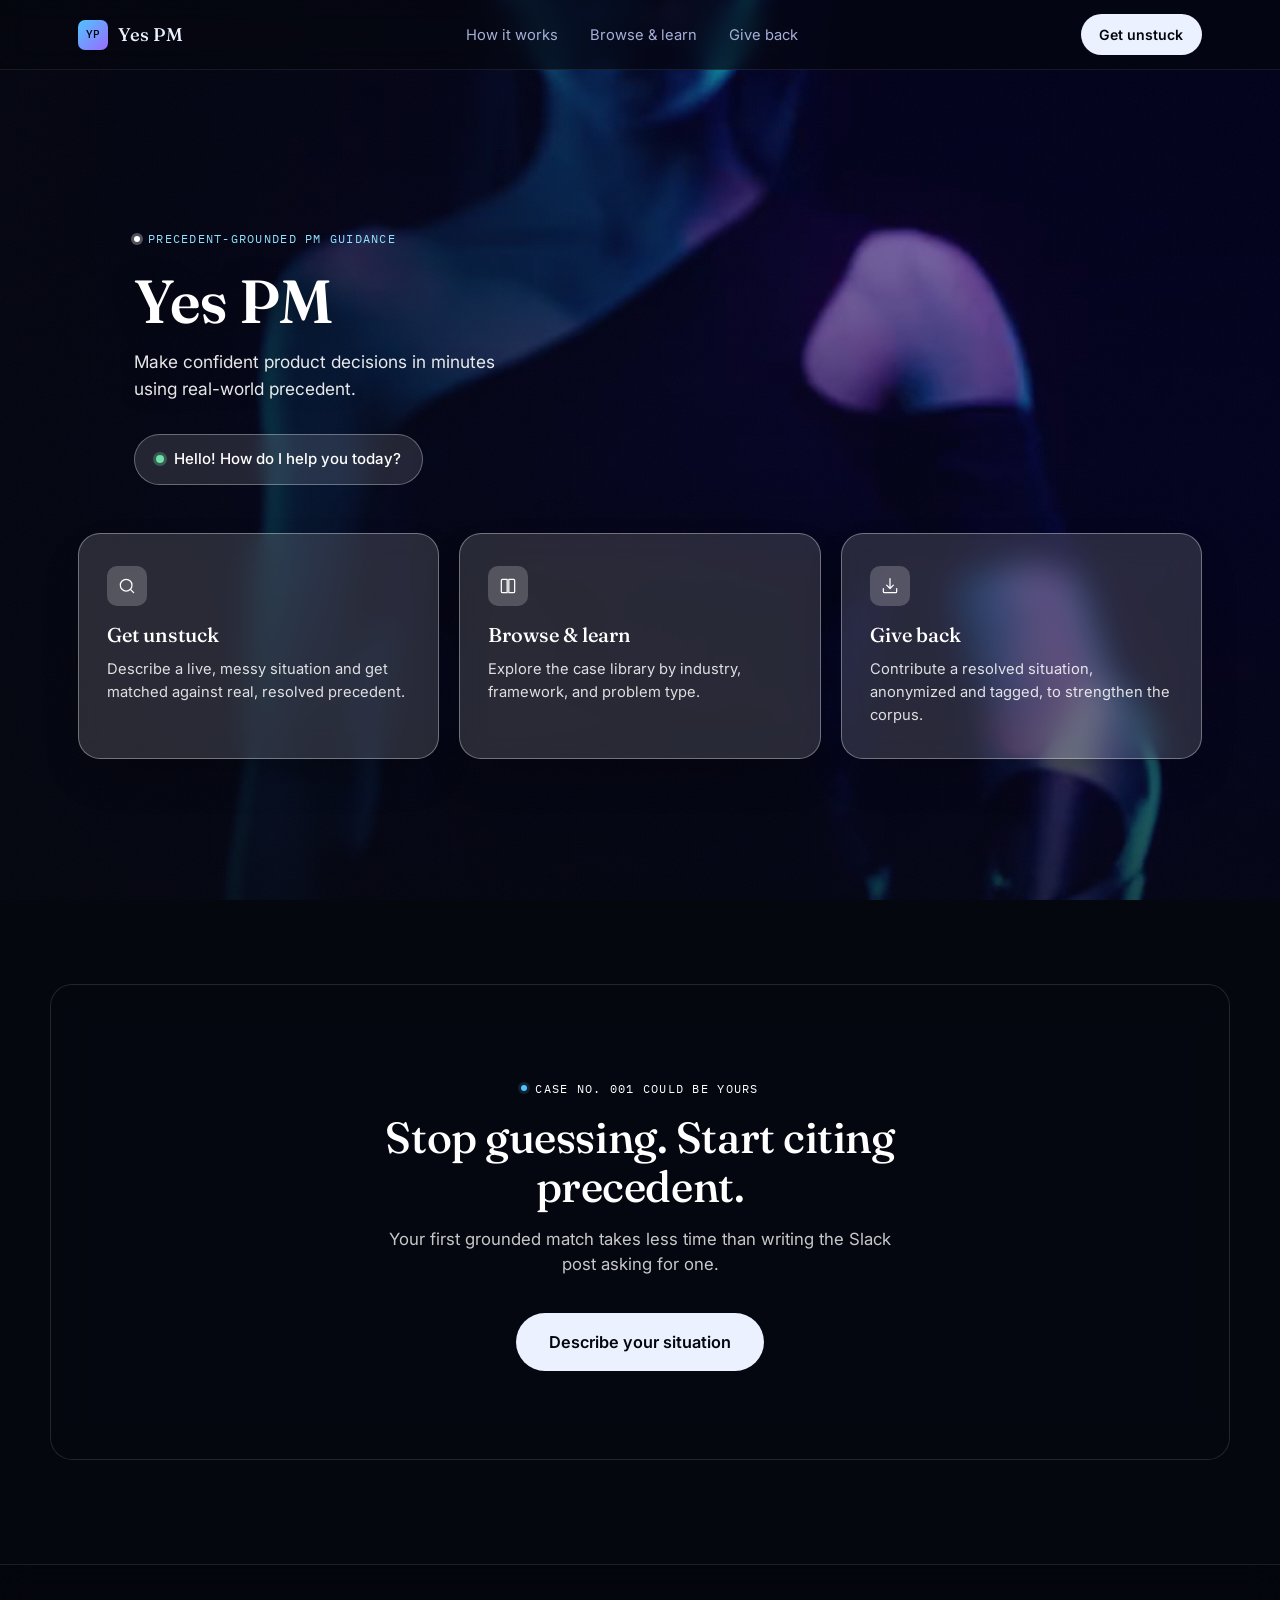
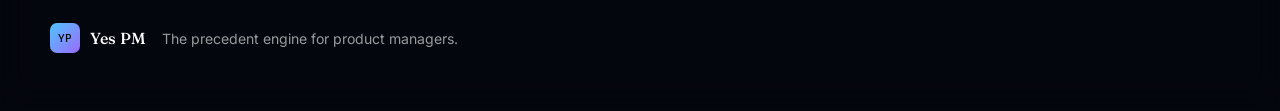
<file: index.html>
<!DOCTYPE html>
<html lang="en">
<head>
<meta charset="UTF-8">
<meta name="viewport" content="width=device-width, initial-scale=1.0">
<title>Yes PM - Precedent for your next product decision</title>
<meta name="description" content="Yes PM matches your live product decision against real, resolved PM case studies - grounded precedent, not generic advice.">
<link rel="preconnect" href="https://fonts.googleapis.com">
<link rel="preconnect" href="https://fonts.gstatic.com" crossorigin>
<link href="https://fonts.googleapis.com/css2?family=Fraunces:ital,opsz,wght@0,9..144,400;0,9..144,500;0,9..144,600;0,9..144,700;1,9..144,500&family=Inter:wght@400;500;600;700;800&family=IBM+Plex+Mono:wght@400;500&display=swap" rel="stylesheet">
<link rel="stylesheet" href="style.css">
</head>
<body>

<!-- ============ PERMANENT VIDEO BACKDROP ============
     Fixed to the viewport - stays put while the page scrolls over it.
     Only leaves when one of the 3 options below is chosen, each of
     which opens its own page. -->
<div class="video-backdrop" aria-hidden="true">
  <video class="hero-bg-video" autoplay muted loop playsinline poster="poster.jpg">
    <source src="hero.mp4" type="video/mp4">
  </video>
  <div class="hero-video-overlay"></div>
</div>

<div class="grain" aria-hidden="true"></div>

<!-- ============ NAV ============ -->
<header class="site-nav">
  <div class="nav-inner">
    <a class="brand" href="index.html">
      <span class="brand-mark">YP</span>
      <span class="brand-word">Yes&nbsp;PM</span>
    </a>
    <nav class="nav-links">
      <a href="how-it-works.html">How it works</a>
      <a href="browse.html">Browse &amp; learn</a>
      <a href="give-back.html">Give back</a>
    </nav>
    <a class="btn btn-small btn-primary" href="unstuck.html">Get unstuck</a>
  </div>
</header>

<main id="top">

  <!-- ============ HERO - copy over the permanent video ============ -->
  <section class="hero hero--video">

    <div class="hero-video-copy">
      <p class="eyebrow eyebrow-onblue"><span class="eyebrow-dot"></span>Precedent-grounded PM guidance</p>
      <h1 class="hero-wordmark hero-wordmark--video">Yes PM</h1>
      <p class="hero-video-tagline">Make confident product decisions in minutes using real-world precedent.</p>
      <a class="hero-chat-prompt" href="unstuck.html">
        <span class="chat-dot" aria-hidden="true"></span>
        Hello! How do I help you today?
      </a>
    </div>

    <div class="solutions-row solutions-row--floating">
      <a class="solution-box solution-box--glass" href="unstuck.html">
        <span class="solution-icon" aria-hidden="true">
          <svg viewBox="0 0 24 24" fill="none"><circle cx="11" cy="11" r="7" stroke="currentColor" stroke-width="1.5"/><path d="m20 20-3.5-3.5" stroke="currentColor" stroke-width="1.5" stroke-linecap="round"/></svg>
        </span>
        <h3>Get unstuck</h3>
        <p>Describe a live, messy situation and get matched against real, resolved precedent.</p>
      </a>

      <a class="solution-box solution-box--glass" href="browse.html">
        <span class="solution-icon" aria-hidden="true">
          <svg viewBox="0 0 24 24" fill="none"><path d="M4 5.5C4 4.67 4.67 4 5.5 4H11v16H5.5A1.5 1.5 0 0 1 4 18.5v-13Z" stroke="currentColor" stroke-width="1.5" stroke-linejoin="round"/><path d="M20 5.5c0-.83-.67-1.5-1.5-1.5H13v16h5.5a1.5 1.5 0 0 0 1.5-1.5v-13Z" stroke="currentColor" stroke-width="1.5" stroke-linejoin="round"/></svg>
        </span>
        <h3>Browse &amp; learn</h3>
        <p>Explore the case library by industry, framework, and problem type.</p>
      </a>

      <a class="solution-box solution-box--glass" href="give-back.html">
        <span class="solution-icon" aria-hidden="true">
          <svg viewBox="0 0 24 24" fill="none"><path d="M12 3v12m0 0-4-4m4 4 4-4" stroke="currentColor" stroke-width="1.5" stroke-linecap="round" stroke-linejoin="round"/><path d="M4 15v3.5A1.5 1.5 0 0 0 5.5 20h13a1.5 1.5 0 0 0 1.5-1.5V15" stroke="currentColor" stroke-width="1.5" stroke-linecap="round"/></svg>
        </span>
        <h3>Give back</h3>
        <p>Contribute a resolved situation, anonymized and tagged, to strengthen the corpus.</p>
      </a>
    </div>
  </section>

  <!-- ============ FINAL CTA - glass panel floating on the still-visible video ============ -->
  <section class="final-cta final-cta--onvideo">
    <div class="final-cta-inner">
      <p class="eyebrow eyebrow-onlight"><span class="eyebrow-dot"></span>Case No. 001 could be yours</p>
      <h2 class="display-lg">Stop guessing. Start citing precedent.</h2>
      <p class="section-sub section-sub--onlight">Your first grounded match takes less time than writing the Slack post asking for one.</p>
      <a href="unstuck.html" class="btn btn-primary btn-large">Describe your situation</a>
    </div>
  </section>

</main>

<footer class="site-footer site-footer--onvideo">
  <div class="footer-inner">
    <div class="brand">
      <span class="brand-mark">YP</span>
      <span class="brand-word">Yes&nbsp;PM</span>
    </div>
    <p>The precedent engine for product managers.</p>
  </div>
</footer>

</body>
</html>
</file>
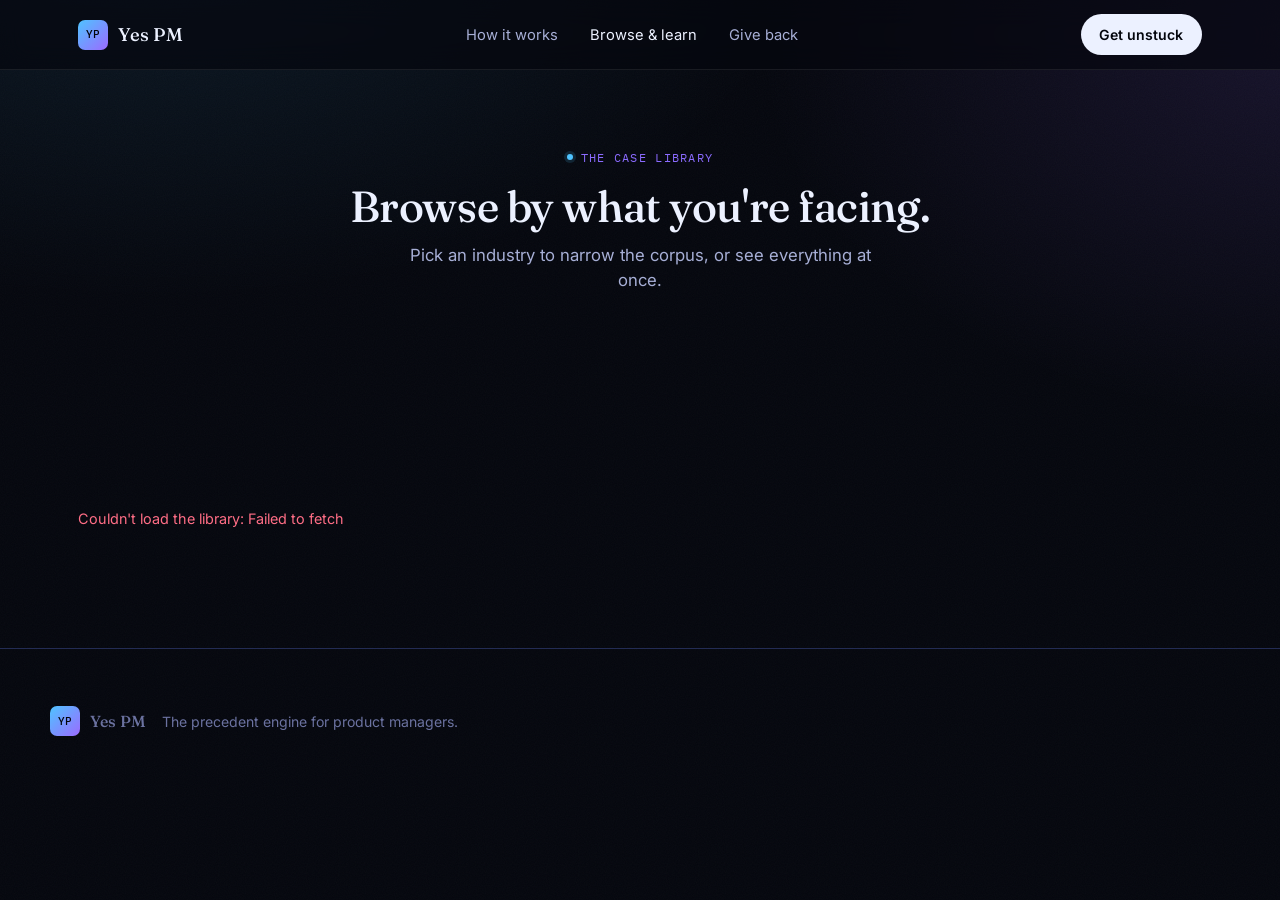
<file: browse.html>
<!DOCTYPE html>
<html lang="en">
<head>
<meta charset="UTF-8">
<meta name="viewport" content="width=device-width, initial-scale=1.0">
<title>Browse &amp; learn -Yes PM</title>
<meta name="description" content="Browse Yes PM's case library by industry, framework, and problem type.">
<link rel="preconnect" href="https://fonts.googleapis.com">
<link rel="preconnect" href="https://fonts.gstatic.com" crossorigin>
<link href="https://fonts.googleapis.com/css2?family=Fraunces:ital,opsz,wght@0,9..144,400;0,9..144,500;0,9..144,600;0,9..144,700;1,9..144,500&family=Inter:wght@400;500;600;700;800&family=IBM+Plex+Mono:wght@400;500&display=swap" rel="stylesheet">
<link rel="stylesheet" href="style.css">
</head>
<body class="tech-bg">

<div class="grain" aria-hidden="true"></div>

<header class="site-nav">
  <div class="nav-inner">
    <a class="brand" href="index.html">
      <span class="brand-mark">YP</span>
      <span class="brand-word">Yes&nbsp;PM</span>
    </a>
    <nav class="nav-links">
      <a href="how-it-works.html">How it works</a>
      <a href="browse.html" class="nav-active">Browse &amp; learn</a>
      <a href="give-back.html">Give back</a>
    </nav>
    <a class="btn btn-small btn-primary" href="unstuck.html">Get unstuck</a>
  </div>
</header>

<main>
  <section class="browse-hero">
    <p class="eyebrow"><span class="eyebrow-dot"></span>The case library</p>
    <h1 class="display-lg">Browse by what you're facing.</h1>
    <p class="section-sub">Pick an industry to narrow the corpus, or see everything at once.</p>
  </section>

  <section class="browse-body">
    <div id="categoryRow" class="category-row">
      <p class="loading-line">Loading categories…</p>
    </div>

    <div id="browseResults" class="browse-results">
      <p class="loading-line">Loading cases…</p>
    </div>
  </section>
</main>

<footer class="site-footer">
  <div class="footer-inner">
    <div class="brand">
      <span class="brand-mark">YP</span>
      <span class="brand-word">Yes&nbsp;PM</span>
    </div>
    <p>The precedent engine for product managers.</p>
  </div>
</footer>

<script src="browse.js"></script>
</body>
</html>
</file>
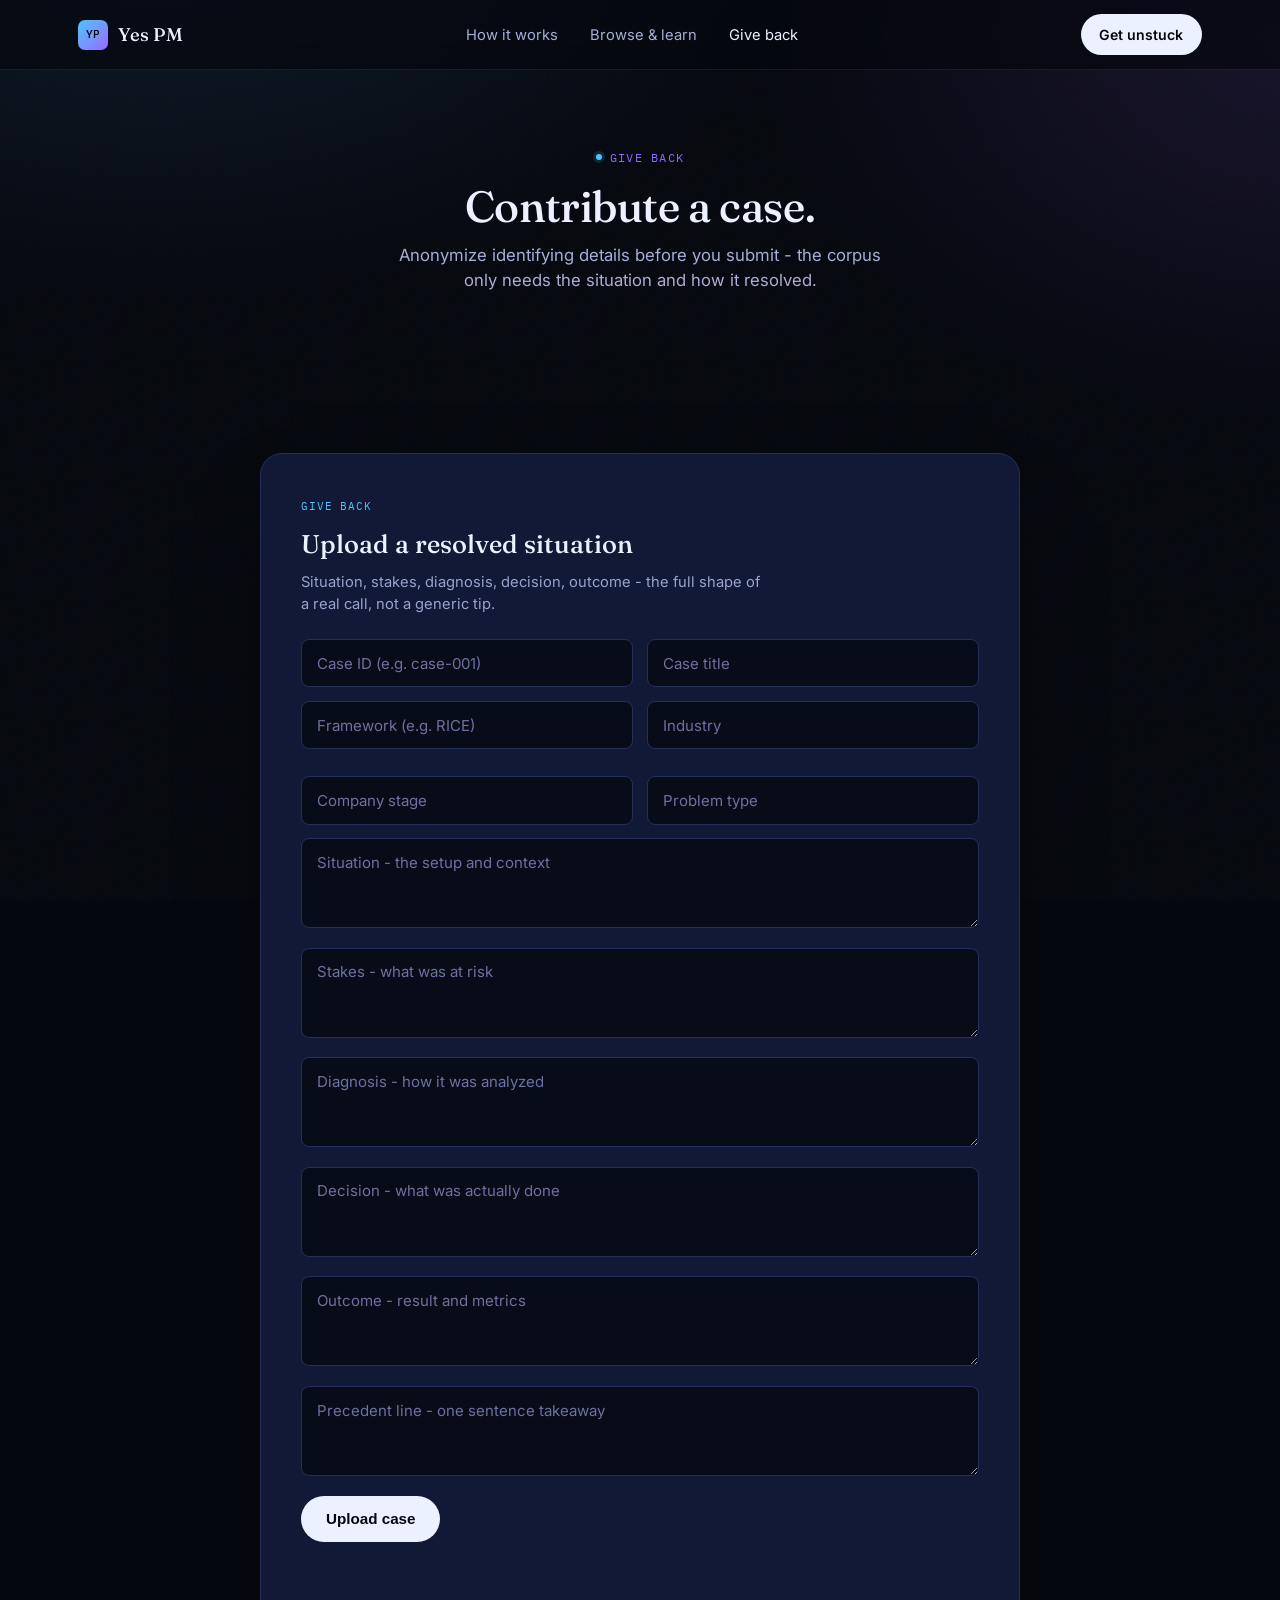
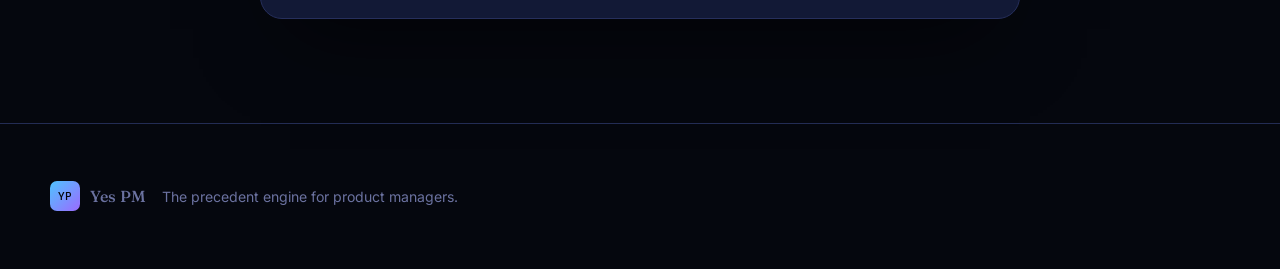
<file: give-back.html>
<!DOCTYPE html>
<html lang="en">
<head>
<meta charset="UTF-8">
<meta name="viewport" content="width=device-width, initial-scale=1.0">
<title>Give back - Yes PM</title>
<meta name="description" content="Contribute a resolved product situation, anonymized and tagged, to strengthen the Yes PM case corpus.">
<link rel="preconnect" href="https://fonts.googleapis.com">
<link rel="preconnect" href="https://fonts.gstatic.com" crossorigin>
<link href="https://fonts.googleapis.com/css2?family=Fraunces:ital,opsz,wght@0,9..144,400;0,9..144,500;0,9..144,600;0,9..144,700;1,9..144,500&family=Inter:wght@400;500;600;700;800&family=IBM+Plex+Mono:wght@400;500&display=swap" rel="stylesheet">
<link rel="stylesheet" href="style.css">
</head>
<body class="tech-bg">

<div class="grain" aria-hidden="true"></div>

<header class="site-nav">
  <div class="nav-inner">
    <a class="brand" href="index.html">
      <span class="brand-mark">YP</span>
      <span class="brand-word">Yes&nbsp;PM</span>
    </a>
    <nav class="nav-links">
      <a href="how-it-works.html">How it works</a>
      <a href="browse.html">Browse &amp; learn</a>
      <a href="give-back.html" class="nav-active">Give back</a>
    </nav>
    <a class="btn btn-small btn-primary" href="unstuck.html">Get unstuck</a>
  </div>
</header>

<main>

  <section class="page-hero">
    <p class="eyebrow"><span class="eyebrow-dot"></span>Give back</p>
    <h1 class="display-lg">Contribute a case.</h1>
    <p class="section-sub">Anonymize identifying details before you submit - the corpus only needs the situation and how it resolved.</p>
  </section>

  <section class="single-app-section">
    <div class="single-app-shell">
      <div class="single-app-body">
        <p class="app-panel-label">Give back</p>
        <h2 class="app-panel-title">Upload a resolved situation</h2>
        <p class="app-panel-hint">Situation, stakes, diagnosis, decision, outcome - the full shape of a real call, not a generic tip.</p>
        <form id="caseForm">
          <div class="field-row">
            <input type="text" id="caseId" placeholder="Case ID (e.g. case-001)" required>
            <input type="text" id="title" placeholder="Case title" required>
          </div>

          <div class="metadata-row">
            <input type="text" id="framework" placeholder="Framework (e.g. RICE)">
            <input type="text" id="industry" placeholder="Industry">
            <input type="text" id="companyStage" placeholder="Company stage">
            <input type="text" id="problemType" placeholder="Problem type">
          </div>

          <textarea id="situation" placeholder="Situation - the setup and context"></textarea>
          <textarea id="stakes" placeholder="Stakes - what was at risk"></textarea>
          <textarea id="diagnosis" placeholder="Diagnosis - how it was analyzed"></textarea>
          <textarea id="decision" placeholder="Decision - what was actually done"></textarea>
          <textarea id="outcome" placeholder="Outcome - result and metrics"></textarea>
          <textarea id="precedent" placeholder="Precedent line - one sentence takeaway"></textarea>

          <button type="submit" class="btn btn-primary">Upload case</button>
        </form>
        <div id="submitStatus"></div>
      </div>
    </div>
  </section>

</main>

<footer class="site-footer">
  <div class="footer-inner">
    <div class="brand">
      <span class="brand-mark">YP</span>
      <span class="brand-word">Yes&nbsp;PM</span>
    </div>
    <p>The precedent engine for product managers.</p>
  </div>
</footer>

<script src="give-back.js"></script>
</body>
</html>
</file>
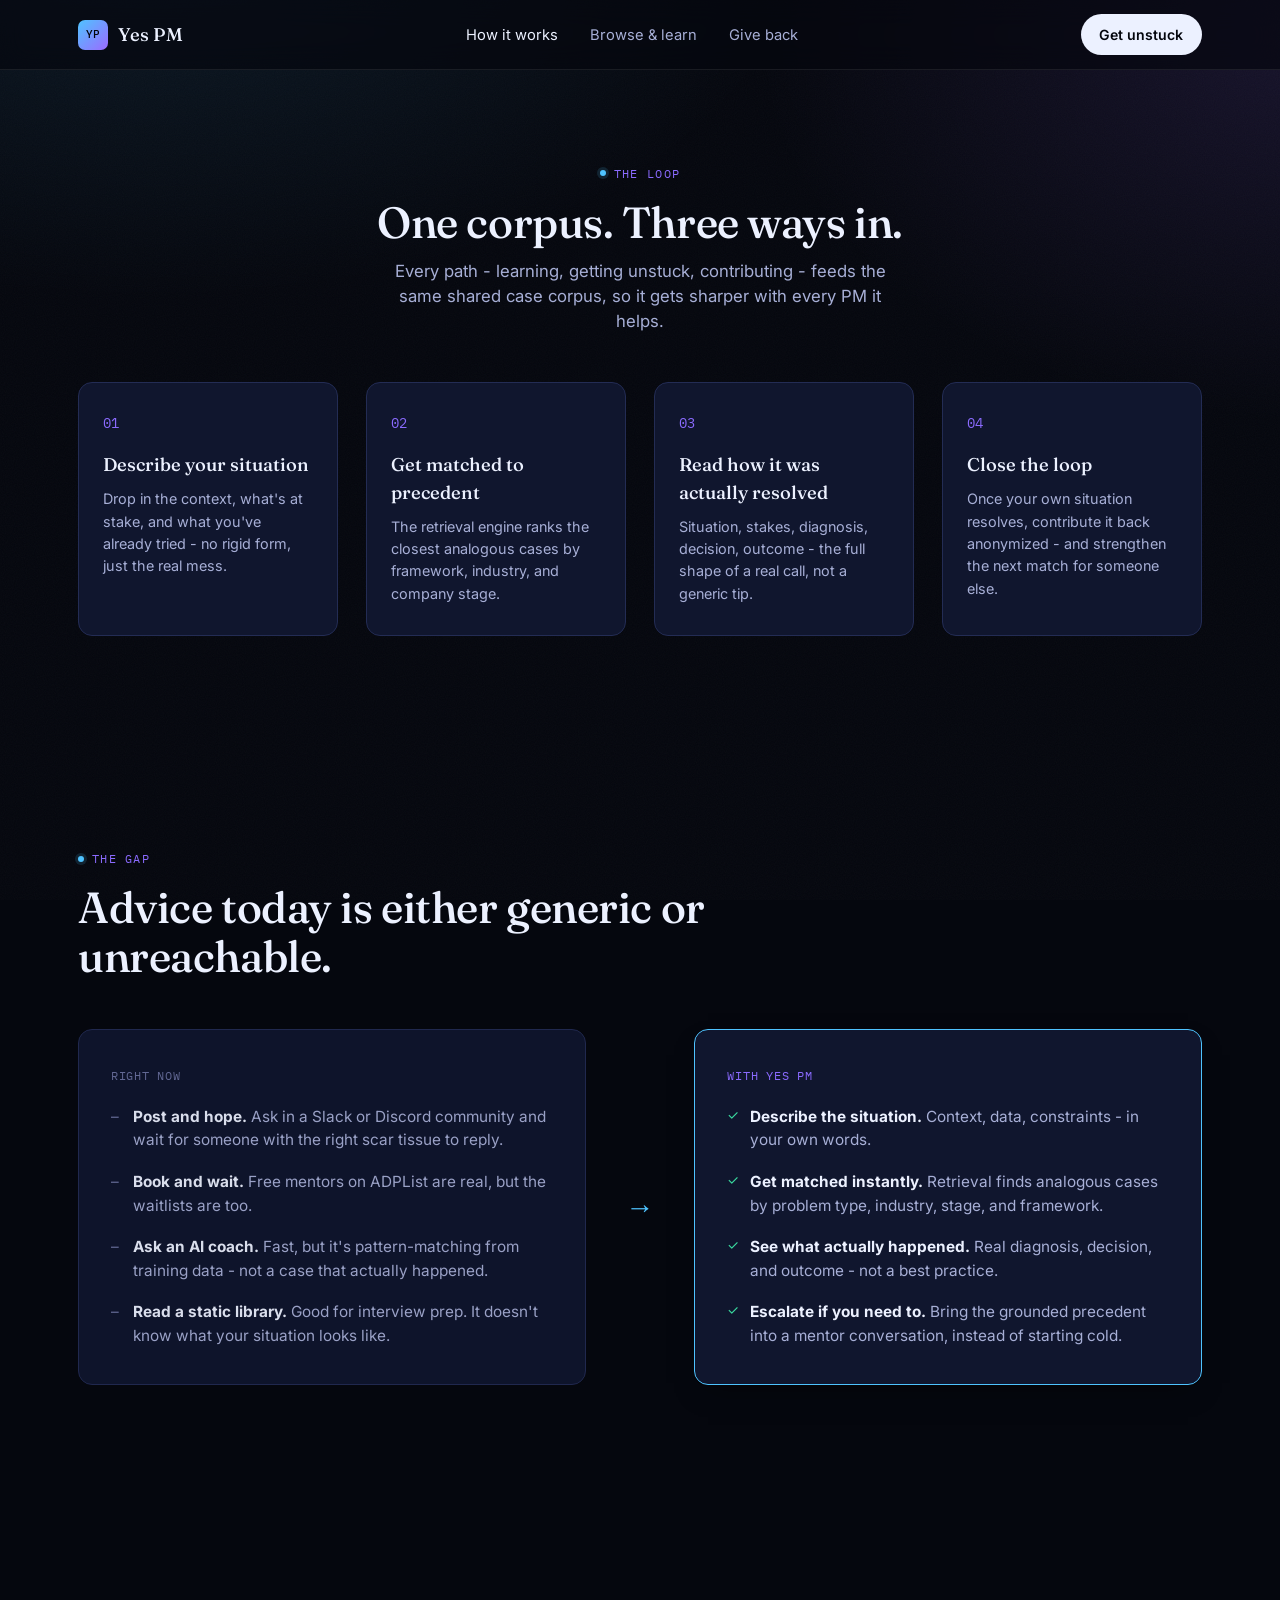
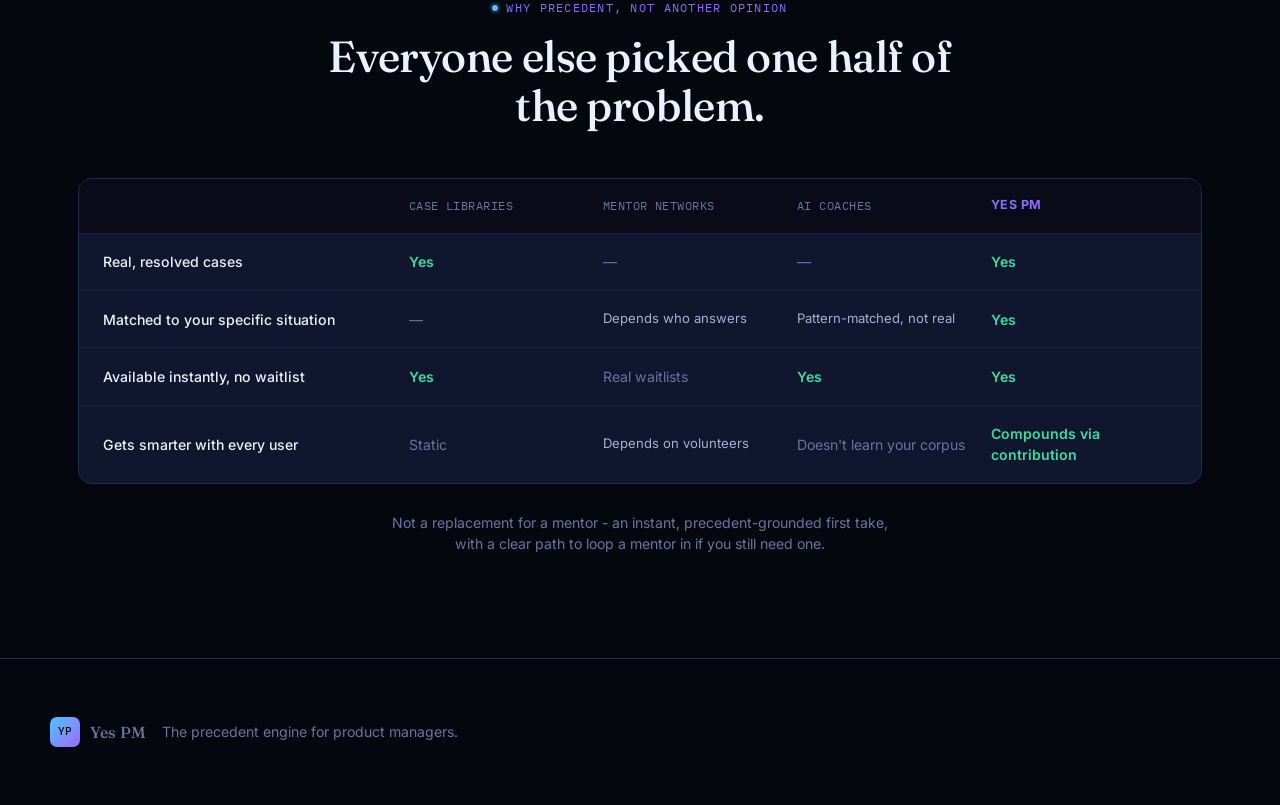
<file: how-it-works.html>
<!DOCTYPE html>
<html lang="en">
<head>
<meta charset="UTF-8">
<meta name="viewport" content="width=device-width, initial-scale=1.0">
<title>How it works - Yes PM</title>
<meta name="description" content="How Yes PM's precedent engine works, the gap it closes, and why it beats a generic AI coach or a static case library.">
<link rel="preconnect" href="https://fonts.googleapis.com">
<link rel="preconnect" href="https://fonts.gstatic.com" crossorigin>
<link href="https://fonts.googleapis.com/css2?family=Fraunces:ital,opsz,wght@0,9..144,400;0,9..144,500;0,9..144,600;0,9..144,700;1,9..144,500&family=Inter:wght@400;500;600;700;800&family=IBM+Plex+Mono:wght@400;500&display=swap" rel="stylesheet">
<link rel="stylesheet" href="style.css">
</head>
<body class="tech-bg">

<div class="grain" aria-hidden="true"></div>

<header class="site-nav">
  <div class="nav-inner">
    <a class="brand" href="index.html">
      <span class="brand-mark">YP</span>
      <span class="brand-word">Yes&nbsp;PM</span>
    </a>
    <nav class="nav-links">
      <a href="how-it-works.html" class="nav-active">How it works</a>
      <a href="browse.html">Browse &amp; learn</a>
      <a href="give-back.html">Give back</a>
    </nav>
    <a class="btn btn-small btn-primary" href="unstuck.html">Get unstuck</a>
  </div>
</header>

<main>

  <!-- ============ HOW IT WORKS — the page opens here ============ -->
  <section class="how" id="how-it-works" style="padding-top:5.5rem;">
    <div class="section-head section-head--center">
      <p class="eyebrow"><span class="eyebrow-dot"></span>The loop</p>
      <h1 class="display-lg">One corpus. Three ways in.</h1>
      <p class="section-sub">Every path - learning, getting unstuck, contributing - feeds the same shared case corpus, so it gets sharper with every PM it helps.</p>
    </div>

    <ol class="steps">
      <li class="step">
        <span class="step-no">01</span>
        <h3>Describe your situation</h3>
        <p>Drop in the context, what's at stake, and what you've already tried - no rigid form, just the real mess.</p>
      </li>
      <li class="step">
        <span class="step-no">02</span>
        <h3>Get matched to precedent</h3>
        <p>The retrieval engine ranks the closest analogous cases by framework, industry, and company stage.</p>
      </li>
      <li class="step">
        <span class="step-no">03</span>
        <h3>Read how it was actually resolved</h3>
        <p>Situation, stakes, diagnosis, decision, outcome - the full shape of a real call, not a generic tip.</p>
      </li>
      <li class="step">
        <span class="step-no">04</span>
        <h3>Close the loop</h3>
        <p>Once your own situation resolves, contribute it back anonymized - and strengthen the next match for someone else.</p>
      </li>
    </ol>
  </section>

  <!-- ============ THE GAP ============ -->
  <section class="docket" id="problem">
    <div class="section-head">
      <p class="eyebrow eyebrow-dark"><span class="eyebrow-dot"></span>The gap</p>
      <h2 class="display-lg">Advice today is either generic or unreachable.</h2>
    </div>

    <div class="docket-grid">
      <div class="docket-col docket-col--before">
        <p class="docket-label">Right now</p>
        <ul class="docket-list">
          <li><strong>Post and hope.</strong> Ask in a Slack or Discord community and wait for someone with the right scar tissue to reply.</li>
          <li><strong>Book and wait.</strong> Free mentors on ADPList are real, but the waitlists are too.</li>
          <li><strong>Ask an AI coach.</strong> Fast, but it's pattern-matching from training data - not a case that actually happened.</li>
          <li><strong>Read a static library.</strong> Good for interview prep. It doesn't know what your situation looks like.</li>
        </ul>
      </div>

      <div class="docket-divider" aria-hidden="true"><span>→</span></div>

      <div class="docket-col docket-col--after">
        <p class="docket-label docket-label--accent">With Yes&nbsp;PM</p>
        <ul class="docket-list docket-list--accent">
          <li><strong>Describe the situation.</strong> Context, data, constraints - in your own words.</li>
          <li><strong>Get matched instantly.</strong> Retrieval finds analogous cases by problem type, industry, stage, and framework.</li>
          <li><strong>See what actually happened.</strong> Real diagnosis, decision, and outcome - not a best practice.</li>
          <li><strong>Escalate if you need to.</strong> Bring the grounded precedent into a mentor conversation, instead of starting cold.</li>
        </ul>
      </div>
    </div>
  </section>

  <!-- ============ WHY IT'S DIFFERENT ============ -->
  <section class="compare">
    <div class="section-head section-head--center">
      <p class="eyebrow"><span class="eyebrow-dot"></span>Why precedent, not another opinion</p>
      <h2 class="display-lg">Everyone else picked one half of the problem.</h2>
    </div>

    <div class="compare-grid">
      <div class="compare-row compare-row--head">
        <span></span><span>Case libraries</span><span>Mentor networks</span><span>AI coaches</span><span class="compare-us">Yes PM</span>
      </div>
      <div class="compare-row">
        <span class="compare-metric" data-label="Metric">Real, resolved cases</span>
        <span class="yes" data-label="Case libraries">Yes</span><span class="no" data-label="Mentor networks">—</span><span class="no" data-label="AI coaches">—</span><span class="compare-us yes" data-label="Yes PM">Yes</span>
      </div>
      <div class="compare-row">
        <span class="compare-metric" data-label="Metric">Matched to your specific situation</span>
        <span class="no" data-label="Case libraries">—</span><span class="maybe" data-label="Mentor networks">Depends who answers</span><span class="maybe" data-label="AI coaches">Pattern-matched, not real</span><span class="compare-us yes" data-label="Yes PM">Yes</span>
      </div>
      <div class="compare-row">
        <span class="compare-metric" data-label="Metric">Available instantly, no waitlist</span>
        <span class="yes" data-label="Case libraries">Yes</span><span class="no" data-label="Mentor networks">Real waitlists</span><span class="yes" data-label="AI coaches">Yes</span><span class="compare-us yes" data-label="Yes PM">Yes</span>
      </div>
      <div class="compare-row">
        <span class="compare-metric" data-label="Metric">Gets smarter with every user</span>
        <span class="no" data-label="Case libraries">Static</span><span class="maybe" data-label="Mentor networks">Depends on volunteers</span><span class="no" data-label="AI coaches">Doesn't learn your corpus</span><span class="compare-us yes" data-label="Yes PM">Compounds via contribution</span>
      </div>
    </div>
    <p class="compare-footnote">Not a replacement for a mentor - an instant, precedent-grounded first take, with a clear path to loop a mentor in if you still need one.</p>
  </section>

</main>

<footer class="site-footer">
  <div class="footer-inner">
    <div class="brand">
      <span class="brand-mark">YP</span>
      <span class="brand-word">Yes&nbsp;PM</span>
    </div>
    <p>The precedent engine for product managers.</p>
  </div>
</footer>

</body>
</html>
</file>
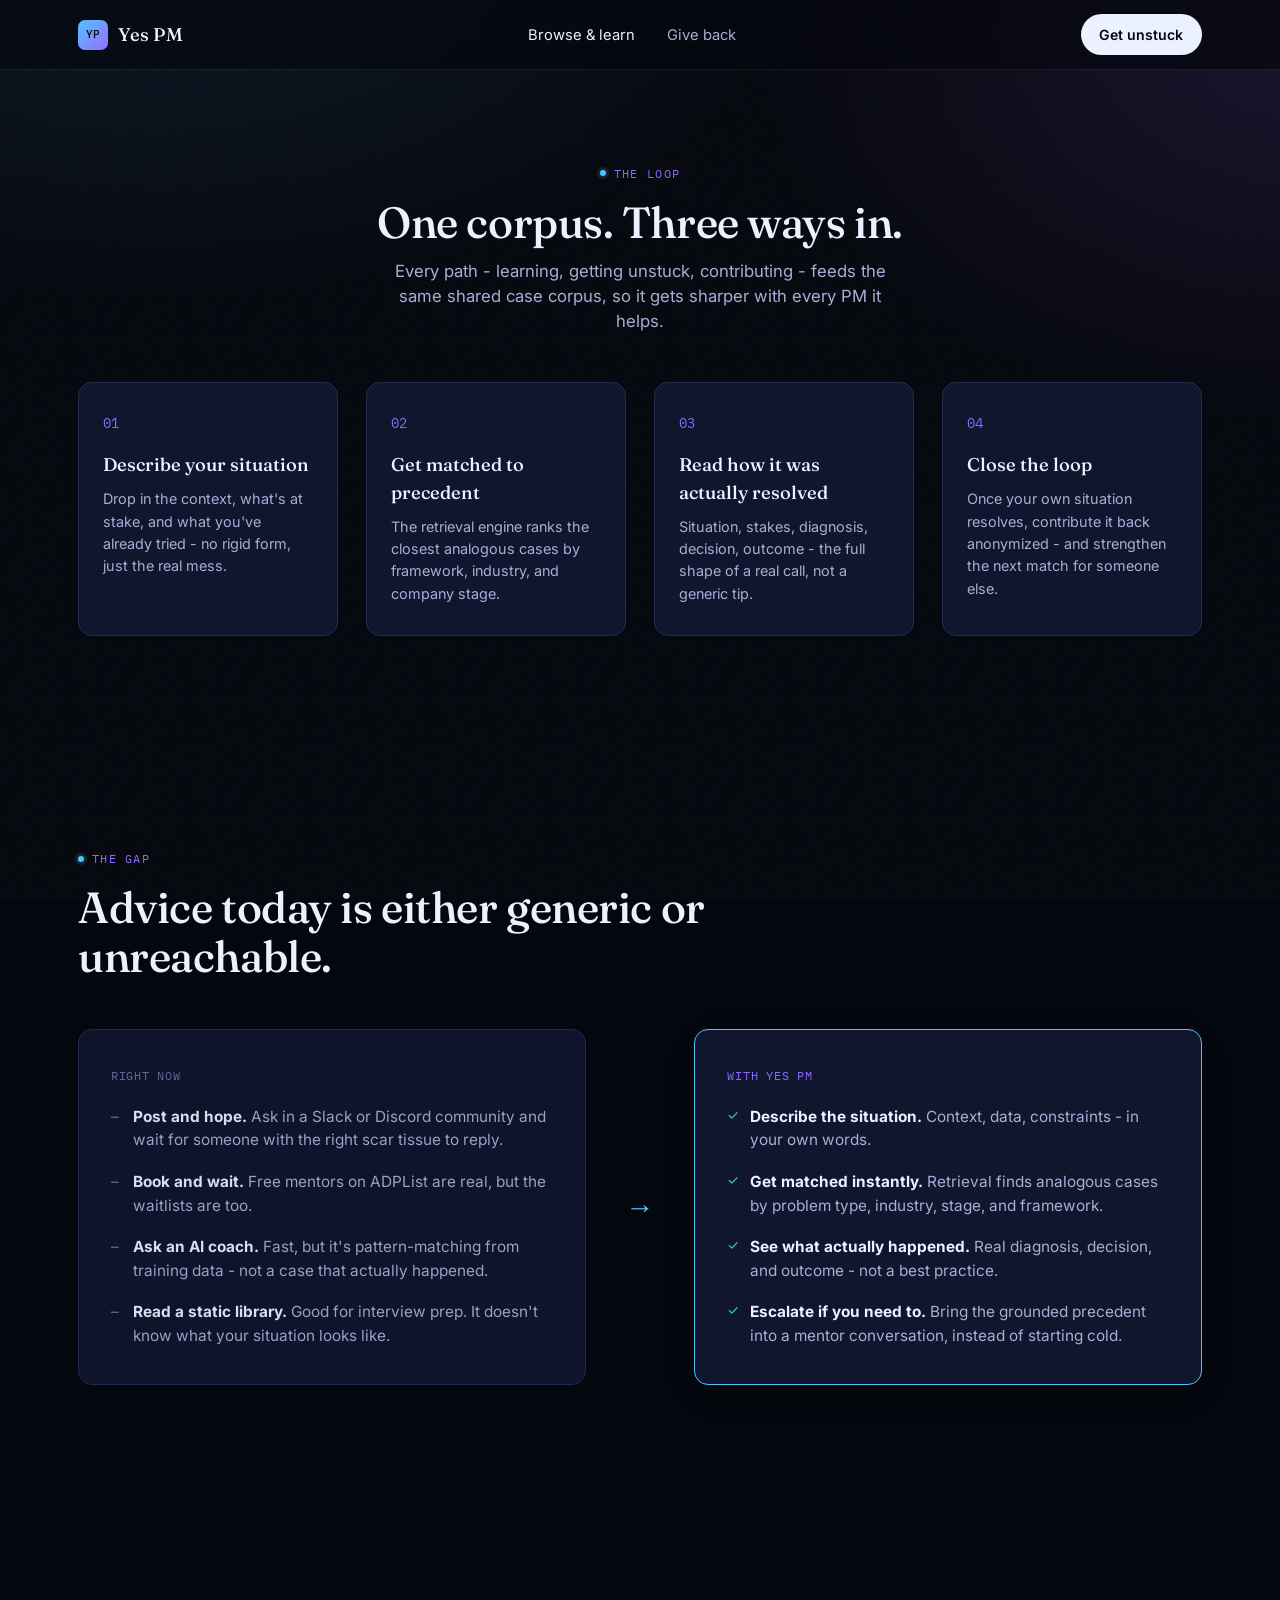
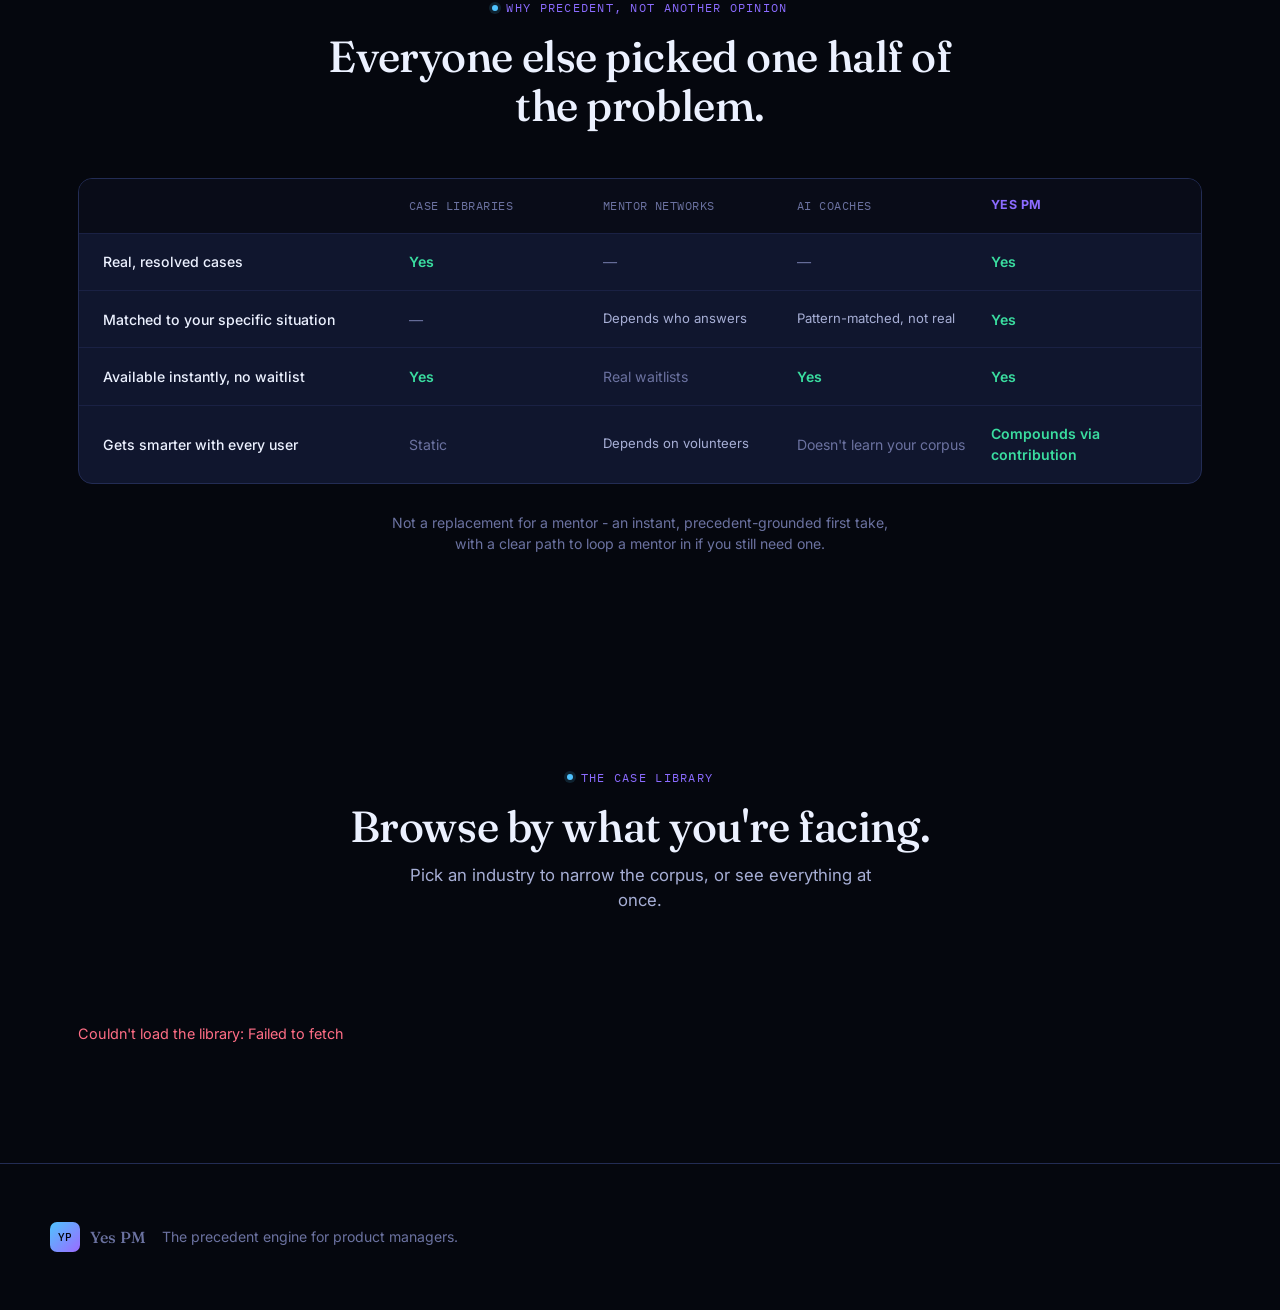
<file: learn.html>
<!DOCTYPE html>
<html lang="en">
<head>
<meta charset="UTF-8">
<meta name="viewport" content="width=device-width, initial-scale=1.0">
<title>Browse &amp; learn - Yes PM</title>
<meta name="description" content="See how Yes PM's precedent engine works, why it beats a generic AI coach, and browse the case library by industry, framework, and problem type.">
<link rel="preconnect" href="https://fonts.googleapis.com">
<link rel="preconnect" href="https://fonts.gstatic.com" crossorigin>
<link href="https://fonts.googleapis.com/css2?family=Fraunces:ital,opsz,wght@0,9..144,400;0,9..144,500;0,9..144,600;0,9..144,700;1,9..144,500&family=Inter:wght@400;500;600;700;800&family=IBM+Plex+Mono:wght@400;500&display=swap" rel="stylesheet">
<link rel="stylesheet" href="style.css">
</head>
<body class="tech-bg">

<div class="grain" aria-hidden="true"></div>

<header class="site-nav">
  <div class="nav-inner">
    <a class="brand" href="index.html">
      <span class="brand-mark">YP</span>
      <span class="brand-word">Yes&nbsp;PM</span>
    </a>
    <nav class="nav-links">
      <a href="learn.html" class="nav-active">Browse &amp; learn</a>
      <a href="give-back.html">Give back</a>
    </nav>
    <a class="btn btn-small btn-primary" href="unstuck.html">Get unstuck</a>
  </div>
</header>

<main>

  <!-- ============ HOW IT WORKS - the page opens here ============ -->
  <section class="how" id="how-it-works" style="padding-top:5.5rem;">
    <div class="section-head section-head--center">
      <p class="eyebrow"><span class="eyebrow-dot"></span>The loop</p>
      <h1 class="display-lg">One corpus. Three ways in.</h1>
      <p class="section-sub">Every path - learning, getting unstuck, contributing - feeds the same shared case corpus, so it gets sharper with every PM it helps.</p>
    </div>

    <ol class="steps">
      <li class="step">
        <span class="step-no">01</span>
        <h3>Describe your situation</h3>
        <p>Drop in the context, what's at stake, and what you've already tried - no rigid form, just the real mess.</p>
      </li>
      <li class="step">
        <span class="step-no">02</span>
        <h3>Get matched to precedent</h3>
        <p>The retrieval engine ranks the closest analogous cases by framework, industry, and company stage.</p>
      </li>
      <li class="step">
        <span class="step-no">03</span>
        <h3>Read how it was actually resolved</h3>
        <p>Situation, stakes, diagnosis, decision, outcome - the full shape of a real call, not a generic tip.</p>
      </li>
      <li class="step">
        <span class="step-no">04</span>
        <h3>Close the loop</h3>
        <p>Once your own situation resolves, contribute it back anonymized - and strengthen the next match for someone else.</p>
      </li>
    </ol>
  </section>

  <!-- ============ THE GAP ============ -->
  <section class="docket" id="problem">
    <div class="section-head">
      <p class="eyebrow eyebrow-dark"><span class="eyebrow-dot"></span>The gap</p>
      <h2 class="display-lg">Advice today is either generic or unreachable.</h2>
    </div>

    <div class="docket-grid">
      <div class="docket-col docket-col--before">
        <p class="docket-label">Right now</p>
        <ul class="docket-list">
          <li><strong>Post and hope.</strong> Ask in a Slack or Discord community and wait for someone with the right scar tissue to reply.</li>
          <li><strong>Book and wait.</strong> Free mentors on ADPList are real, but the waitlists are too.</li>
          <li><strong>Ask an AI coach.</strong> Fast, but it's pattern-matching from training data - not a case that actually happened.</li>
          <li><strong>Read a static library.</strong> Good for interview prep. It doesn't know what your situation looks like.</li>
        </ul>
      </div>

      <div class="docket-divider" aria-hidden="true"><span>→</span></div>

      <div class="docket-col docket-col--after">
        <p class="docket-label docket-label--accent">With Yes&nbsp;PM</p>
        <ul class="docket-list docket-list--accent">
          <li><strong>Describe the situation.</strong> Context, data, constraints - in your own words.</li>
          <li><strong>Get matched instantly.</strong> Retrieval finds analogous cases by problem type, industry, stage, and framework.</li>
          <li><strong>See what actually happened.</strong> Real diagnosis, decision, and outcome - not a best practice.</li>
          <li><strong>Escalate if you need to.</strong> Bring the grounded precedent into a mentor conversation, instead of starting cold.</li>
        </ul>
      </div>
    </div>
  </section>

  <!-- ============ WHY IT'S DIFFERENT ============ -->
  <section class="compare">
    <div class="section-head section-head--center">
      <p class="eyebrow"><span class="eyebrow-dot"></span>Why precedent, not another opinion</p>
      <h2 class="display-lg">Everyone else picked one half of the problem.</h2>
    </div>

    <div class="compare-grid">
      <div class="compare-row compare-row--head">
        <span></span><span>Case libraries</span><span>Mentor networks</span><span>AI coaches</span><span class="compare-us">Yes PM</span>
      </div>
      <div class="compare-row">
        <span class="compare-metric" data-label="Metric">Real, resolved cases</span>
        <span class="yes" data-label="Case libraries">Yes</span><span class="no" data-label="Mentor networks">—</span><span class="no" data-label="AI coaches">—</span><span class="compare-us yes" data-label="Yes PM">Yes</span>
      </div>
      <div class="compare-row">
        <span class="compare-metric" data-label="Metric">Matched to your specific situation</span>
        <span class="no" data-label="Case libraries">—</span><span class="maybe" data-label="Mentor networks">Depends who answers</span><span class="maybe" data-label="AI coaches">Pattern-matched, not real</span><span class="compare-us yes" data-label="Yes PM">Yes</span>
      </div>
      <div class="compare-row">
        <span class="compare-metric" data-label="Metric">Available instantly, no waitlist</span>
        <span class="yes" data-label="Case libraries">Yes</span><span class="no" data-label="Mentor networks">Real waitlists</span><span class="yes" data-label="AI coaches">Yes</span><span class="compare-us yes" data-label="Yes PM">Yes</span>
      </div>
      <div class="compare-row">
        <span class="compare-metric" data-label="Metric">Gets smarter with every user</span>
        <span class="no" data-label="Case libraries">Static</span><span class="maybe" data-label="Mentor networks">Depends on volunteers</span><span class="no" data-label="AI coaches">Doesn't learn your corpus</span><span class="compare-us yes" data-label="Yes PM">Compounds via contribution</span>
      </div>
    </div>
    <p class="compare-footnote">Not a replacement for a mentor - an instant, precedent-grounded first take, with a clear path to loop a mentor in if you still need one.</p>
  </section>

  <!-- ============ CASE LIBRARY ============ -->
  <section class="browse-body" id="library">
    <div class="section-head section-head--center">
      <p class="eyebrow"><span class="eyebrow-dot"></span>The case library</p>
      <h2 class="display-lg">Browse by what you're facing.</h2>
      <p class="section-sub">Pick an industry to narrow the corpus, or see everything at once.</p>
    </div>

    <div id="categoryRow" class="category-row">
      <p class="loading-line">Loading categories…</p>
    </div>

    <div id="browseResults" class="browse-results">
      <p class="loading-line">Loading cases…</p>
    </div>
  </section>

</main>

<footer class="site-footer">
  <div class="footer-inner">
    <div class="brand">
      <span class="brand-mark">YP</span>
      <span class="brand-word">Yes&nbsp;PM</span>
    </div>
    <p>The precedent engine for product managers.</p>
  </div>
</footer>

<script src="browse.js"></script>
</body>
</html>
</file>
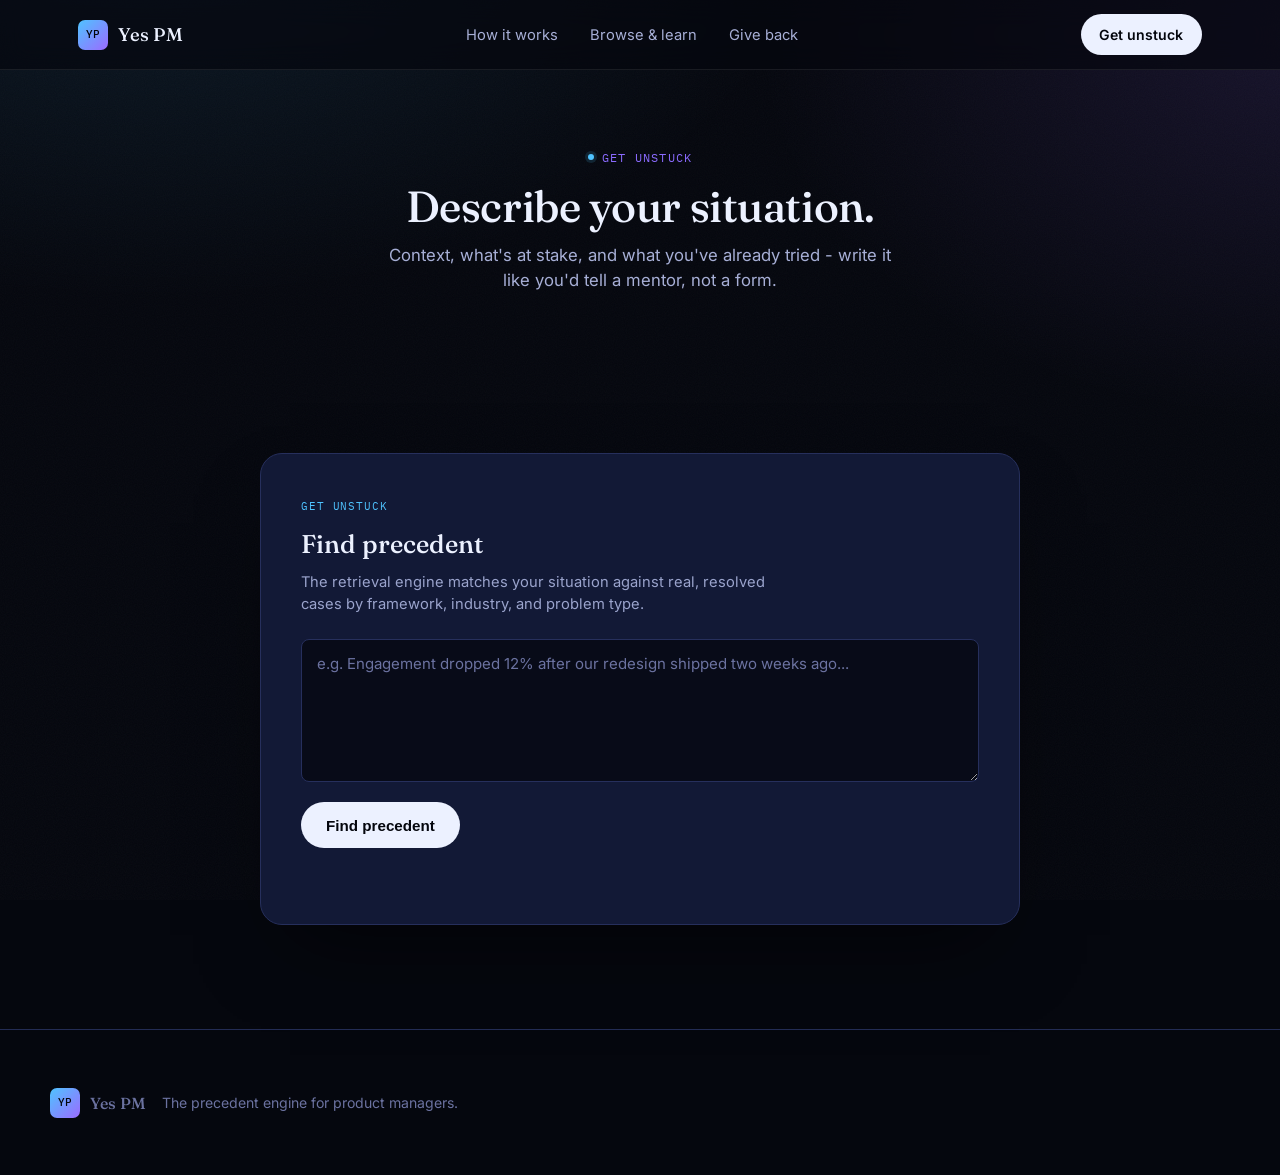
<file: unstuck.html>
<!DOCTYPE html>
<html lang="en">
<head>
<meta charset="UTF-8">
<meta name="viewport" content="width=device-width, initial-scale=1.0">
<title>Get unstuck - Yes PM</title>
<meta name="description" content="Describe a live, messy product situation and get matched instantly against real, resolved PM case studies.">
<link rel="preconnect" href="https://fonts.googleapis.com">
<link rel="preconnect" href="https://fonts.gstatic.com" crossorigin>
<link href="https://fonts.googleapis.com/css2?family=Fraunces:ital,opsz,wght@0,9..144,400;0,9..144,500;0,9..144,600;0,9..144,700;1,9..144,500&family=Inter:wght@400;500;600;700;800&family=IBM+Plex+Mono:wght@400;500&display=swap" rel="stylesheet">
<link rel="stylesheet" href="style.css">
</head>
<body class="tech-bg">

<div class="grain" aria-hidden="true"></div>

<header class="site-nav">
  <div class="nav-inner">
    <a class="brand" href="index.html">
      <span class="brand-mark">YP</span>
      <span class="brand-word">Yes&nbsp;PM</span>
    </a>
    <nav class="nav-links">
      <a href="how-it-works.html">How it works</a>
      <a href="browse.html">Browse &amp; learn</a>
      <a href="give-back.html">Give back</a>
    </nav>
    <a class="btn btn-small btn-primary" href="unstuck.html">Get unstuck</a>
  </div>
</header>

<main>

  <section class="page-hero">
    <p class="eyebrow"><span class="eyebrow-dot"></span>Get unstuck</p>
    <h1 class="display-lg">Describe your situation.</h1>
    <p class="section-sub">Context, what's at stake, and what you've already tried - write it like you'd tell a mentor, not a form.</p>
  </section>

  <section class="single-app-section">
    <div class="single-app-shell">
      <div class="single-app-body">
        <p class="app-panel-label">Get unstuck</p>
        <h2 class="app-panel-title">Find precedent</h2>
        <p class="app-panel-hint">The retrieval engine matches your situation against real, resolved cases by framework, industry, and problem type.</p>
        <textarea id="situationInput" rows="6" placeholder="e.g. Engagement dropped 12% after our redesign shipped two weeks ago..."></textarea>
        <button id="findPrecedentBtn" class="btn btn-primary">Find precedent</button>
        <div id="results"></div>
      </div>
    </div>
  </section>

</main>

<footer class="site-footer">
  <div class="footer-inner">
    <div class="brand">
      <span class="brand-mark">YP</span>
      <span class="brand-word">Yes&nbsp;PM</span>
    </div>
    <p>The precedent engine for product managers.</p>
  </div>
</footer>

<script src="unstuck.js"></script>
</body>
</html>
</file>
<file: style.css>
/* ============================================================
   YES PM — design tokens
   Paper + ink, with a clean blue gradient hero.
   ============================================================ */

:root {
  /* ---- Dark, tech-forward palette lifted from the hero footage:
     void navy base, electric cyan rim light, violet accent, metal highlights. ---- */
  --paper: #05070E;
  --paper-dim: #090C18;
  --panel: #10162E;
  --ink: #ECF1FF;
  --ink-soft: #A7AFD6;
  --ink-faint: #6B72A0;
  --line: #232C54;
  --line-soft: #1A2144;

  --navy: #080B18;
  --navy-soft: #121936;
  --navy-line: #262F5C;
  --paper-on-navy: #ECF1FF;
  --ink-soft-on-navy: #9AA3CC;

  --amber: #4FC3FF;
  --amber-deep: #8B6BFF;
  --amber-tint: rgba(79,195,255,0.14);
  --sage: #3ADDA0;
  --sage-tint: rgba(58,221,160,0.12);
  --flag: #FF6E86;
  --flag-tint: rgba(255,110,134,0.12);

  --violet: #9B6BFF;
  --violet-soft: #C6A8FF;
  --cyan: #4FC3FF;
  --cyan-soft: #8FE1FF;
  --metal: #C7D0E8;

  --serif: "Fraunces", Georgia, serif;
  --sans: "Inter", -apple-system, BlinkMacSystemFont, "Segoe UI", sans-serif;
  --mono: "IBM Plex Mono", ui-monospace, monospace;

  --radius-s: 8px;
  --radius-m: 14px;
  --radius-l: 22px;

  --shadow-card: 0 1px 2px rgba(0,0,0,0.25), 0 12px 28px -14px rgba(0,0,0,0.55);
  --shadow-card-lg: 0 4px 10px rgba(0,0,0,0.3), 0 30px 60px -20px rgba(0,0,0,0.6);

  --ease: cubic-bezier(0.22, 1, 0.36, 1);
}

* { box-sizing: border-box; }
html { scroll-behavior: smooth; }

@media (prefers-reduced-motion: reduce) {
  html { scroll-behavior: auto; }
  *, *::before, *::after { animation-duration: 0.001ms !important; transition-duration: 0.001ms !important; }
}

body {
  margin: 0;
  background: var(--paper);
  color: var(--ink);
  font-family: var(--sans);
  font-size: 16px;
  line-height: 1.5;
  -webkit-font-smoothing: antialiased;
}

/* Subtle tech glow used on the standalone dark pages (no video there) */
body.tech-bg {
  background:
    radial-gradient(1100px 620px at 12% -8%, rgba(79,195,255,0.10), transparent 60%),
    radial-gradient(1000px 700px at 102% 4%, rgba(155,107,255,0.12), transparent 55%),
    var(--paper);
  background-attachment: fixed;
}

img, svg { display: block; max-width: 100%; }
a { color: inherit; text-decoration: none; }

.grain {
  position: fixed;
  inset: 0;
  pointer-events: none;
  z-index: 0;
  opacity: 0.035;
  background-image: url("data:image/svg+xml,%3Csvg xmlns='http://www.w3.org/2000/svg' width='120' height='120'%3E%3Cfilter id='n'%3E%3CfeTurbulence type='fractalNoise' baseFrequency='0.9' numOctaves='2' stitchTiles='stitch'/%3E%3C/filter%3E%3Crect width='100%25' height='100%25' filter='url(%23n)'/%3E%3C/svg%3E");
}

:focus-visible {
  outline: 2px solid var(--amber-deep);
  outline-offset: 3px;
  border-radius: 4px;
}

/* ============ TYPE ============ */

.display-lg {
  font-family: var(--serif);
  font-weight: 500;
  font-size: clamp(1.9rem, 3.4vw, 2.8rem);
  line-height: 1.12;
  letter-spacing: -0.01em;
  margin: 0 0 0.75rem;
}

.eyebrow {
  display: inline-flex;
  align-items: center;
  gap: 0.5rem;
  font-family: var(--mono);
  font-size: 0.72rem;
  letter-spacing: 0.11em;
  text-transform: uppercase;
  color: var(--amber-deep);
  margin: 0 0 1rem;
}
.eyebrow-dark { color: var(--amber-deep); }
.eyebrow-onlight { color: var(--amber); }
.eyebrow-onblue { color: var(--cyan-soft); justify-content: center; }
.eyebrow-dot {
  width: 6px; height: 6px; border-radius: 50%;
  background: var(--amber);
  box-shadow: 0 0 0 3px var(--amber-tint);
}
.eyebrow-onblue .eyebrow-dot { background: #fff; box-shadow: 0 0 0 3px rgba(255,255,255,0.3); }

.section-sub {
  font-size: 1.05rem;
  color: var(--ink-soft);
  max-width: 46ch;
  margin: 0;
}
.section-sub--onlight { color: var(--ink-soft-on-navy); }

.section-head { max-width: 640px; margin-bottom: 3rem; }
.section-head--center { margin-left: auto; margin-right: auto; text-align: center; }
.section-head--center .section-sub { margin-left: auto; margin-right: auto; }
.section-head--light .display-lg,
.section-head--light .eyebrow { color: var(--paper-on-navy); }
.section-head--light .eyebrow-dot { box-shadow: 0 0 0 3px rgba(155,107,255,0.28); }

/* ============ LAYOUT SHELLS ============ */

main { position: relative; z-index: 1; }
section { padding: 6.5rem 1.75rem; }
@media (max-width: 720px) { section { padding: 4rem 1.25rem; } }

.docket, .how, .compare, .final-cta, .app-section, .browse-body {
  max-width: 1180px;
  margin: 0 auto;
}

/* ============ NAV ============ */

.site-nav {
  position: sticky;
  top: 0;
  z-index: 40;
  background: rgba(5,7,14,0.66);
  backdrop-filter: blur(14px);
  -webkit-backdrop-filter: blur(14px);
  border-bottom: 1px solid rgba(255,255,255,0.08);
}
.nav-inner {
  max-width: 1180px;
  margin: 0 auto;
  padding: 0.9rem 1.75rem;
  display: flex;
  align-items: center;
  justify-content: space-between;
  gap: 1.5rem;
}
.brand { display: flex; align-items: center; gap: 0.6rem; }
.brand-mark {
  width: 30px; height: 30px;
  display: grid; place-items: center;
  background: linear-gradient(135deg, var(--cyan), var(--violet));
  color: #04060D;
  font-family: var(--mono);
  font-size: 0.7rem;
  font-weight: 500;
  border-radius: 7px;
  letter-spacing: 0.02em;
}
.brand-word { font-family: var(--serif); font-size: 1.15rem; font-weight: 500; }
.nav-links { display: flex; gap: 2rem; font-size: 0.92rem; color: var(--ink-soft); }
.nav-links a { transition: color 0.15s var(--ease); }
.nav-links a:hover, .nav-links a.nav-active { color: var(--ink); }
@media (max-width: 720px) { .nav-links { display: none; } }

/* ============ BUTTONS ============ */

.btn {
  display: inline-flex;
  align-items: center;
  justify-content: center;
  gap: 0.5rem;
  padding: 0.85rem 1.5rem;
  border-radius: 999px;
  font-size: 0.95rem;
  font-weight: 600;
  border: 1px solid transparent;
  cursor: pointer;
  transition: transform 0.15s var(--ease), box-shadow 0.15s var(--ease), background 0.15s var(--ease), border-color 0.15s var(--ease);
  white-space: nowrap;
}
.btn:active { transform: translateY(1px); }
.btn-small { padding: 0.55rem 1.1rem; font-size: 0.88rem; }
.btn-large { padding: 1rem 2rem; font-size: 1.02rem; }
.btn-primary { background: var(--ink); color: #04060D; }
.btn-primary:hover { background: var(--amber-deep); color: #fff; box-shadow: 0 8px 24px -8px rgba(139,107,255,0.55); }
.btn-ghost { background: transparent; color: var(--ink); border-color: rgba(255,255,255,0.22); }
.btn-ghost:hover { border-color: var(--ink); }

/* ============ HERO — permanent fixed video backdrop ============ */

/* The video + overlay are siblings placed first in <body>, pinned to the
   viewport with position:fixed. They never move — only the foreground
   content (nav, copy, cards, footer) scrolls over the top of them. This
   is only present on pages that use the video (currently index.html). */
.video-backdrop {
  position: fixed;
  inset: 0;
  width: 100vw;
  height: 100vh;
  z-index: 0;
  overflow: hidden;
}

.hero-bg-video {
  position: absolute;
  inset: 0;
  width: 100%;
  height: 100%;
  object-fit: cover;
}

/* Darkest on the left (where the hero text sits with no box behind it)
   and progressively darker toward the bottom of the viewport, so any
   foreground content — hero copy, floating cards, the final CTA panel —
   stays legible regardless of scroll position or what's on screen in
   the footage underneath. */
.hero-video-overlay {
  position: absolute;
  inset: 0;
  background:
    linear-gradient(90deg, rgba(4,6,14,0.86) 0%, rgba(4,6,14,0.52) 38%, rgba(4,6,14,0.22) 65%, rgba(4,6,14,0.1) 100%),
    linear-gradient(180deg, rgba(4,6,14,0.05) 0%, rgba(4,6,14,0.28) 55%, rgba(4,6,14,0.7) 100%);
}

.hero--video {
  position: relative;
  min-height: 90vh;
  display: flex;
  flex-direction: column;
  justify-content: center;
  gap: 3rem;
  padding-top: 6rem;
  padding-bottom: 4rem;
}

.hero-video-copy {
  position: relative;
  z-index: 2;
  max-width: 480px;
  padding: 0 1.75rem;
  margin: 0 auto 0 0;
  margin-left: max(1.75rem, calc((100vw - 1180px) / 2 + 1.75rem));
  text-align: left;
  color: #fff;
}
@media (max-width: 720px) {
  .hero-video-copy { margin-left: 0; padding: 0 1.25rem; max-width: 90%; }
}

.hero-wordmark--video {
  font-family: var(--serif);
  font-weight: 600;
  font-size: clamp(2.4rem, 5.5vw, 3.8rem);
  line-height: 1.04;
  margin: 0.4rem 0 1rem;
  color: #fff;
  letter-spacing: -0.01em;
  text-shadow: 0 4px 28px rgba(0,0,0,0.4);
}

.hero-video-tagline {
  font-size: 1.08rem;
  line-height: 1.55;
  color: rgba(255,255,255,0.9);
  max-width: 36ch;
  margin: 0 0 2rem;
  text-shadow: 0 2px 16px rgba(0,0,0,0.35);
}

.hero-chat-prompt {
  display: inline-flex;
  align-items: center;
  gap: 0.65rem;
  background: rgba(255,255,255,0.12);
  border: 1px solid rgba(255,255,255,0.32);
  backdrop-filter: blur(8px);
  color: #fff;
  padding: 0.8rem 1.3rem;
  border-radius: 999px;
  font-size: 0.94rem;
  font-weight: 500;
  transition: background 0.2s var(--ease), transform 0.2s var(--ease);
}
.hero-chat-prompt:hover { background: rgba(255,255,255,0.22); transform: translateY(-2px); }
.chat-dot {
  width: 8px; height: 8px; border-radius: 50%;
  background: #6FE0A6;
  box-shadow: 0 0 0 3px rgba(111,224,166,0.28);
  flex-shrink: 0;
}

@media (max-width: 720px) {
  .hero--video { min-height: auto; padding-top: 5rem; padding-bottom: 3rem; gap: 2rem; }
}

/* ============ SOLUTIONS ROW — glass cards floating on the video ============ */

.solutions-row {
  display: grid;
  grid-template-columns: repeat(3, 1fr);
  gap: 1.25rem;
}
.solutions-row--floating {
  position: relative;
  z-index: 2;
  max-width: 1180px;
  margin: 0 auto;
  padding: 0 1.75rem;
}
@media (max-width: 860px) {
  .solutions-row--floating {
    padding: 0 1.25rem;
    grid-template-columns: 1fr;
  }
}

.solution-box {
  display: block;
  background: var(--panel);
  border: 1px solid var(--line);
  border-radius: var(--radius-l);
  padding: 2rem 1.75rem;
  text-align: left;
  box-shadow: var(--shadow-card-lg);
  transition: transform 0.2s var(--ease), box-shadow 0.2s var(--ease), background 0.2s var(--ease);
}
.solution-box:hover { transform: translateY(-4px); }
.solution-box h3 { font-family: var(--serif); font-weight: 500; font-size: 1.25rem; margin: 0.9rem 0 0.5rem; color: var(--ink); }
.solution-box p { margin: 0; color: var(--ink-soft); font-size: 0.92rem; line-height: 1.55; }
.solution-icon {
  width: 40px; height: 40px;
  display: grid; place-items: center;
  background: var(--amber-tint);
  color: var(--amber-deep);
  border-radius: 10px;
}
.solution-icon svg { width: 20px; height: 20px; }

/* Glass variant used when the boxes sit on top of the hero video */
.solution-box--glass {
  background: rgba(255,255,255,0.14);
  border-color: rgba(255,255,255,0.35);
  backdrop-filter: blur(16px);
  box-shadow: 0 20px 50px -20px rgba(0,0,0,0.45);
}
.solution-box--glass:hover { background: rgba(255,255,255,0.22); }
.solution-box--glass h3 { color: #fff; }
.solution-box--glass p { color: rgba(255,255,255,0.85); }
.solution-box--glass .solution-icon { background: rgba(255,255,255,0.2); color: #fff; }

/* ============ PROBLEM / SOLUTION (docket) ============ */

.docket-grid { display: grid; grid-template-columns: 1fr auto 1fr; gap: 2.5rem; align-items: stretch; }
@media (max-width: 860px) { .docket-grid { grid-template-columns: 1fr; } .docket-divider { display: none; } }
.docket-col { background: var(--panel); border: 1px solid var(--line); border-radius: var(--radius-m); padding: 2.25rem 2rem; }
.docket-col--before { opacity: 0.92; }
.docket-col--after { border-color: var(--amber); box-shadow: var(--shadow-card); }
.docket-label { font-family: var(--mono); font-size: 0.78rem; letter-spacing: 0.06em; text-transform: uppercase; color: var(--ink-faint); margin: 0 0 1.25rem; }
.docket-label--accent { color: var(--amber-deep); }
.docket-list { list-style: none; margin: 0; padding: 0; display: flex; flex-direction: column; gap: 1.1rem; }
.docket-list li { font-size: 0.96rem; color: var(--ink-soft); line-height: 1.55; padding-left: 1.4rem; position: relative; }
.docket-list li::before { content: "–"; position: absolute; left: 0; color: var(--ink-faint); }
.docket-list--accent li::before { content: "✓"; color: var(--sage); font-size: 0.85rem; }
.docket-list li strong { color: var(--ink); }
.docket-divider { display: flex; align-items: center; justify-content: center; font-family: var(--serif); font-size: 1.8rem; color: var(--amber); }

/* ============ HOW IT WORKS ============ */

.steps { list-style: none; margin: 0; padding: 0; display: grid; grid-template-columns: repeat(4, 1fr); gap: 1.75rem; }
@media (max-width: 960px) { .steps { grid-template-columns: repeat(2, 1fr); } }
@media (max-width: 560px) { .steps { grid-template-columns: 1fr; } }
.step { background: var(--panel); border: 1px solid var(--line); border-radius: var(--radius-m); padding: 1.85rem 1.5rem; position: relative; }
.step-no { display: block; font-family: var(--mono); font-size: 0.85rem; color: var(--amber-deep); margin-bottom: 1.1rem; }
.step h3 { font-family: var(--serif); font-weight: 500; font-size: 1.15rem; margin: 0 0 0.6rem; }
.step p { font-size: 0.9rem; color: var(--ink-soft); margin: 0; line-height: 1.55; }

/* ============ COMPARE ============ */

.compare-grid { border: 1px solid var(--line); border-radius: var(--radius-m); overflow: hidden; background: var(--panel); }
.compare-row { display: grid; grid-template-columns: 1.6fr 1fr 1fr 1fr 1fr; gap: 0.5rem; padding: 1.1rem 1.5rem; align-items: center; border-bottom: 1px solid var(--line-soft); font-size: 0.88rem; }
.compare-row:last-of-type { border-bottom: none; }
.compare-row--head { background: var(--paper-dim); font-family: var(--mono); font-size: 0.72rem; letter-spacing: 0.04em; text-transform: uppercase; color: var(--ink-faint); }
.compare-metric { color: var(--ink); font-weight: 500; }
.compare-us { color: var(--amber-deep); font-weight: 700; }
.compare-row--head .compare-us { font-family: var(--sans); font-size: 0.78rem; }
.yes { color: var(--sage); font-weight: 600; }
.no { color: var(--ink-faint); }
.maybe { color: var(--ink-soft); font-size: 0.82rem; }
.compare-footnote { text-align: center; color: var(--ink-faint); font-size: 0.88rem; max-width: 56ch; margin: 1.75rem auto 0; }
@media (max-width: 800px) {
  .compare-row { grid-template-columns: 1fr; gap: 0.3rem; text-align: left; padding: 1.25rem 1.25rem 1.4rem; }
  .compare-row--head { display: none; }
  .compare-metric { font-family: var(--mono); font-size: 0.72rem; text-transform: uppercase; color: var(--ink-faint); margin-bottom: 0.4rem; }
  .compare-row > span:not(.compare-metric)::before { content: attr(data-label) " "; }
}

/* ============ APP SECTION ============ */

.app-section { background: var(--navy); border-radius: var(--radius-l); padding: 5rem 1.75rem; color: var(--paper-on-navy); }
@media (max-width: 720px) { .app-section { border-radius: 0; margin: 0 -1.25rem; padding: 3.5rem 1.25rem; max-width: none; } }
.app-shell { max-width: 760px; margin: 0 auto; background: var(--navy-soft); border: 1px solid var(--navy-line); border-radius: var(--radius-l); overflow: hidden; box-shadow: 0 40px 80px -30px rgba(0,0,0,0.5); }
.tabs { display: flex; gap: 0.4rem; padding: 1rem 1rem 0; border-bottom: 1px solid var(--navy-line); }
.tab-btn { background: transparent; color: var(--ink-soft-on-navy); border: none; padding: 0.8rem 1.1rem; font-size: 0.9rem; font-weight: 600; font-family: var(--sans); cursor: pointer; border-bottom: 2px solid transparent; transition: color 0.15s var(--ease), border-color 0.15s var(--ease); }
.tab-btn:hover { color: var(--paper-on-navy); }
.tab-btn.active { color: var(--paper-on-navy); border-color: var(--amber); }
.app-body { padding: 2.25rem 1.75rem 2.5rem; }
@media (min-width: 560px) { .app-body { padding: 2.5rem 2.5rem 2.75rem; } }
.tab-content { display: none; }
.tab-content.active { display: block; animation: fadein 0.25s var(--ease); }
@keyframes fadein { from { opacity: 0; transform: translateY(4px); } to { opacity: 1; transform: translateY(0); } }
.app-panel-label { font-family: var(--mono); font-size: 0.7rem; letter-spacing: 0.08em; text-transform: uppercase; color: var(--amber); margin: 0 0 0.6rem; }
.app-panel-title { font-family: var(--serif); font-size: 1.6rem; font-weight: 500; margin: 0 0 0.5rem; color: var(--paper-on-navy); }
.app-panel-hint { color: var(--ink-soft-on-navy); font-size: 0.92rem; margin: 0 0 1.5rem; max-width: 52ch; }

textarea, input[type="text"] {
  width: 100%; background: var(--navy); color: var(--paper-on-navy); border: 1px solid var(--navy-line);
  border-radius: var(--radius-s); padding: 0.85rem 0.95rem; margin-bottom: 0.85rem; font-family: var(--sans);
  font-size: 0.94rem; transition: border-color 0.15s var(--ease), box-shadow 0.15s var(--ease);
}
textarea::placeholder, input::placeholder { color: var(--ink-faint); }
textarea:focus, input:focus { outline: none; border-color: var(--amber); box-shadow: 0 0 0 3px rgba(193,133,43,0.18); }
textarea { resize: vertical; min-height: 90px; }
.field-row { display: grid; grid-template-columns: 1fr 1fr; gap: 0.85rem; }
.metadata-row { display: grid; grid-template-columns: 1fr 1fr; gap: 0.85rem; }
@media (max-width: 480px) { .field-row, .metadata-row { grid-template-columns: 1fr; } }
.app-body .btn-primary { margin-top: 0.3rem; }
#results, #submitStatus { margin-top: 1.75rem; display: flex; flex-direction: column; gap: 1rem; }

.loading-line { color: var(--ink-soft-on-navy); font-size: 0.9rem; }

/* Case cards — shared by the app section and the browse page */
.case-card { background: var(--navy); border: 1px solid var(--navy-line); border-radius: var(--radius-m); padding: 1.35rem 1.5rem; }
.case-card h3 { font-family: var(--serif); font-weight: 500; font-size: 1.1rem; margin: 0 0 0.5rem; color: var(--paper-on-navy); }
.case-card .score { font-family: var(--mono); font-size: 0.76rem; color: var(--ink-soft-on-navy); margin: 0 0 0.9rem; }
.case-card .precedent-line { font-size: 0.92rem; color: var(--paper-on-navy); padding-left: 0.75rem; border-left: 2px solid var(--amber); margin: 0 0 0.75rem; }
.case-card .precedent-line strong { color: var(--amber); }
.case-card details { margin-top: 0.5rem; }
.case-card details summary { cursor: pointer; color: var(--amber); font-size: 0.86rem; font-weight: 600; list-style: none; }
.case-card details summary::-webkit-details-marker { display: none; }
.case-card details summary::before { content: "+ "; }
.case-card details[open] summary::before { content: "– "; }
.case-card details p { font-size: 0.88rem; color: var(--ink-soft-on-navy); line-height: 1.55; margin: 0.6rem 0; }
.case-card details p strong { color: var(--paper-on-navy); }

.error { color: var(--flag); font-size: 0.9rem; }

/* ============ BROWSE PAGE ============ */

.browse-hero {
  max-width: 720px;
  margin: 0 auto;
  text-align: center;
  padding: 4.5rem 1.75rem 3rem;
}
.browse-hero .section-sub { margin: 0 auto; }

.category-row {
  display: flex;
  flex-wrap: wrap;
  gap: 0.6rem;
  justify-content: center;
  margin-bottom: 3rem;
}
.category-pill {
  background: var(--panel);
  border: 1px solid var(--line);
  color: var(--ink-soft);
  font-family: var(--sans);
  font-size: 0.88rem;
  font-weight: 500;
  padding: 0.55rem 1.15rem;
  border-radius: 999px;
  cursor: pointer;
  transition: all 0.15s var(--ease);
}
.category-pill:hover { border-color: var(--ink); color: var(--ink); }
.category-pill.active { background: var(--ink); border-color: var(--ink); color: var(--paper); }
.category-pill.is-empty { opacity: 0.5; }
.pill-count {
  font-family: var(--mono);
  font-size: 0.76rem;
  color: inherit;
  opacity: 0.65;
}

.browse-results {
  display: grid;
  grid-template-columns: repeat(auto-fill, minmax(300px, 1fr));
  gap: 1.25rem;
}
/* The shared .case-card is styled dark (for the navy app section) — on the
   light browse page it gets a paper-toned variant instead. */
.browse-results .case-card {
  background: var(--panel);
  border-color: var(--line);
}
.browse-results .case-card h3 { color: var(--ink); }
.browse-results .case-card .score { color: var(--ink-faint); }
.browse-results .case-card .precedent-line { color: var(--ink); }
.browse-results .case-card details summary { color: var(--amber-deep); }
.browse-results .case-card details p { color: var(--ink-soft); }
.browse-results .case-card details p strong { color: var(--ink); }

/* ============ FINAL CTA ============ */

.final-cta { background: var(--panel); border-radius: var(--radius-l); text-align: center; padding: 5.5rem 2rem; margin: 6.5rem auto; max-width: 1180px; border: 1px solid var(--line); }
@media (max-width: 720px) { .final-cta { border-radius: 0; margin: 4rem -1.25rem; padding: 4rem 1.25rem; max-width: none; } }
.final-cta-inner { max-width: 560px; margin: 0 auto; }
.final-cta .display-lg { color: var(--ink); }
.final-cta .section-sub { margin: 1rem auto 2.25rem; }
.final-cta .eyebrow { justify-content: center; }

/* Variant used on the homepage, floating over the still-visible video —
   glassy instead of a flat panel, so the footage stays perceptible through it. */
.final-cta--onvideo {
  position: relative;
  z-index: 2;
  background: rgba(6,9,18,0.5);
  border: 1px solid rgba(255,255,255,0.12);
  backdrop-filter: blur(20px);
  -webkit-backdrop-filter: blur(20px);
}
.final-cta--onvideo .display-lg,
.final-cta--onvideo .eyebrow-onlight { color: #fff; }
.final-cta--onvideo .section-sub { color: rgba(255,255,255,0.78); }

/* ============ FOOTER ============ */

.site-footer { position: relative; z-index: 1; border-top: 1px solid var(--line); padding: 3rem 1.75rem; }
.footer-inner { max-width: 1180px; margin: 0 auto; display: flex; align-items: center; gap: 1rem; color: var(--ink-faint); font-size: 0.88rem; }
.footer-inner .brand-word { font-size: 1rem; }

/* Variant used on the homepage, sitting on top of the still-visible video. */
.site-footer--onvideo {
  position: relative;
  z-index: 2;
  border-top: 1px solid rgba(255,255,255,0.1);
  background: rgba(5,7,14,0.55);
  backdrop-filter: blur(16px);
  -webkit-backdrop-filter: blur(16px);
}
.site-footer--onvideo .footer-inner { color: rgba(255,255,255,0.6); }
.site-footer--onvideo .brand-word { color: #fff; }

/* ============ STANDALONE PAGE INTRO (Get unstuck / Give back) ============ */

.page-hero {
  max-width: 720px;
  margin: 0 auto;
  text-align: center;
  padding: 4.5rem 1.75rem 1rem;
}
.page-hero .section-sub { margin: 0 auto; }
.page-hero .eyebrow { justify-content: center; }

.single-app-section { max-width: 1180px; margin: 0 auto; }
.single-app-shell {
  max-width: 760px;
  margin: 2.5rem auto 0;
  background: var(--navy-soft);
  border: 1px solid var(--navy-line);
  border-radius: var(--radius-l);
  overflow: hidden;
  box-shadow: 0 40px 80px -30px rgba(0,0,0,0.6);
}
.single-app-body { padding: 2.5rem 1.75rem 2.75rem; }
@media (min-width: 560px) { .single-app-body { padding: 2.75rem 2.5rem 3rem; } }
</file>
